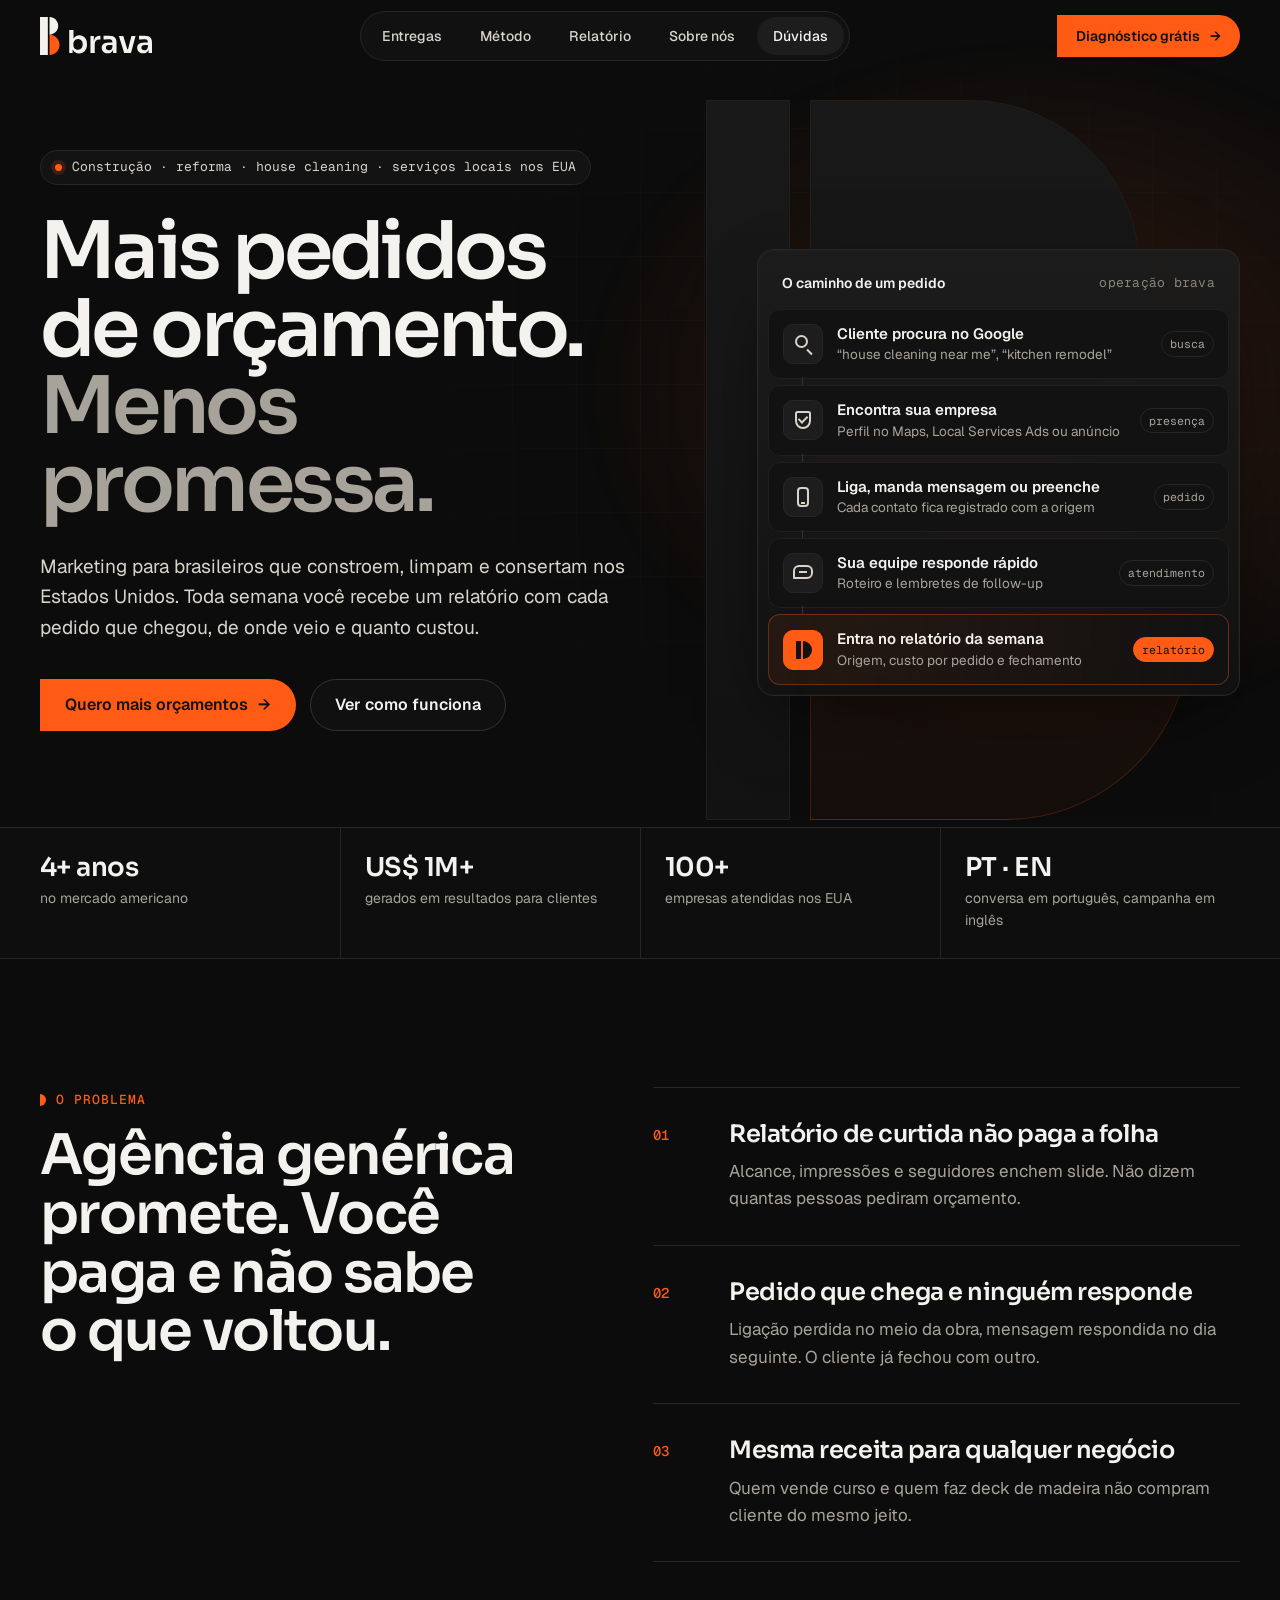
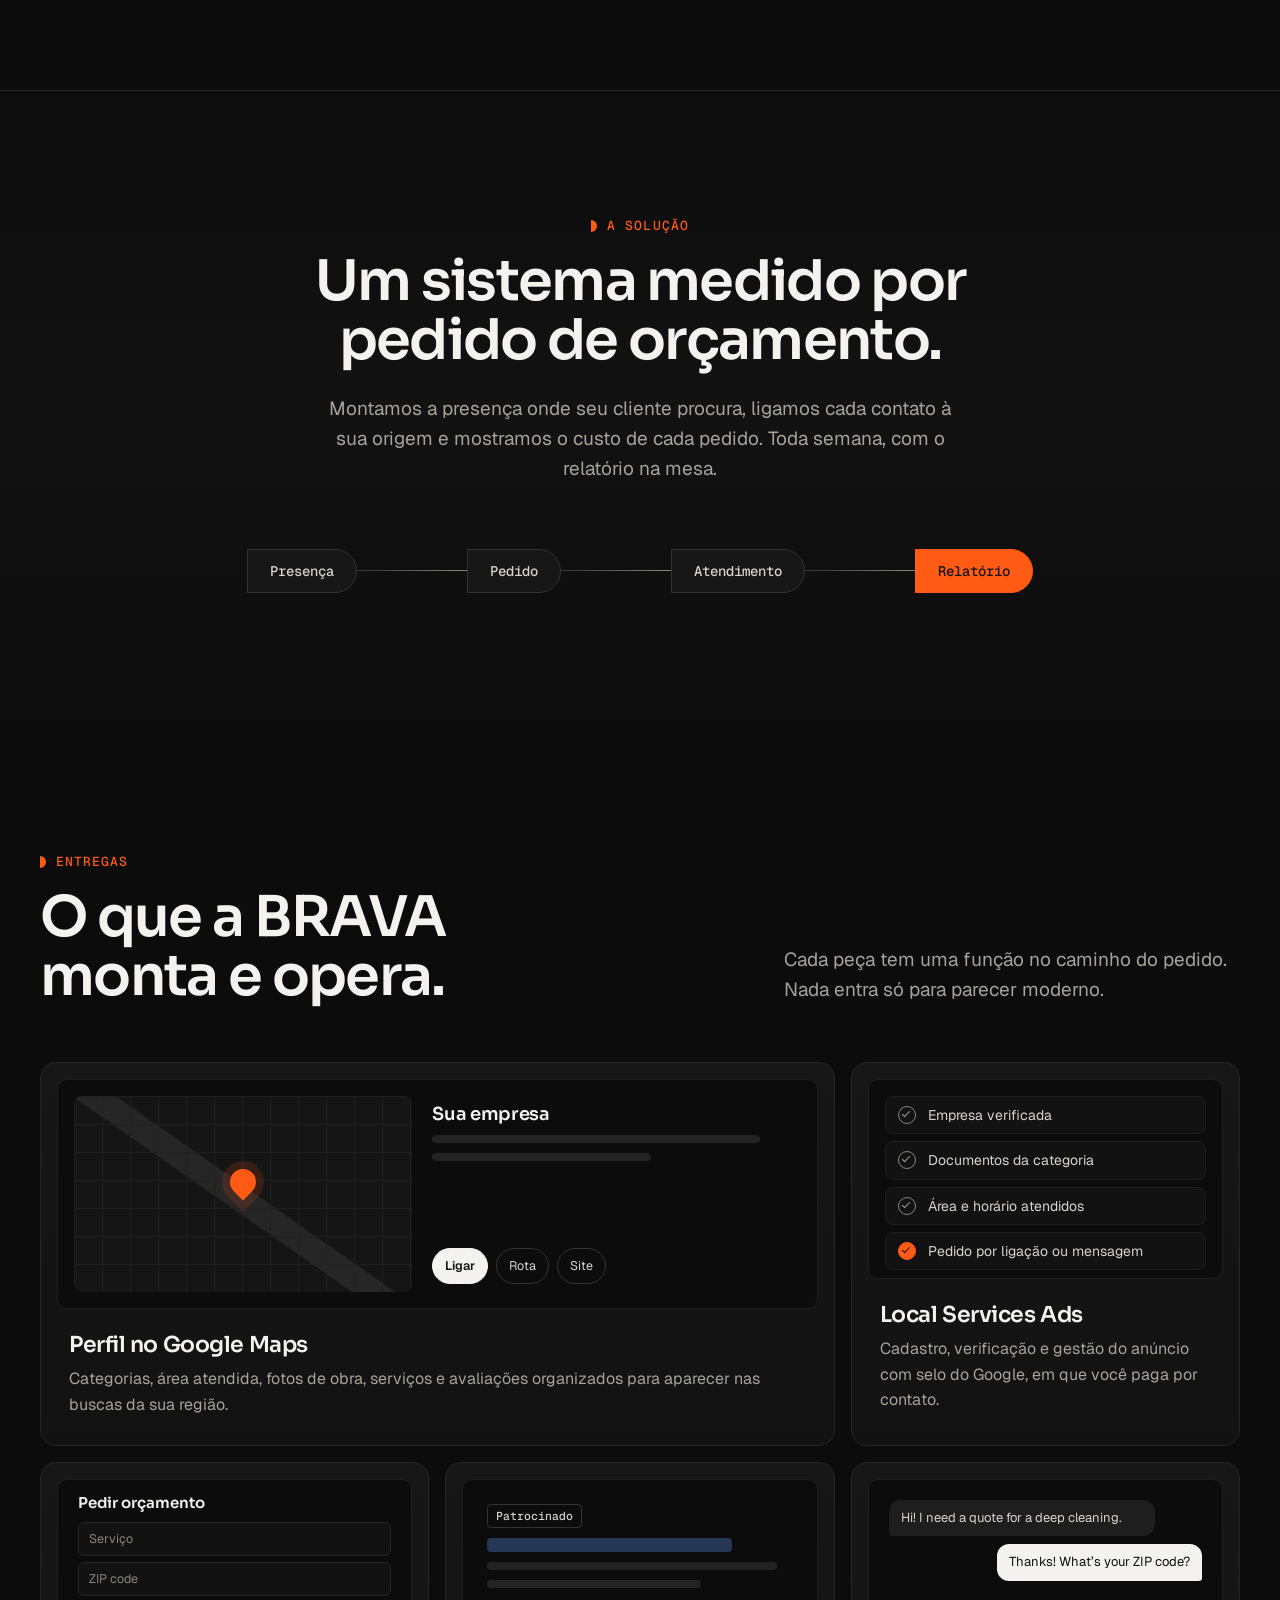
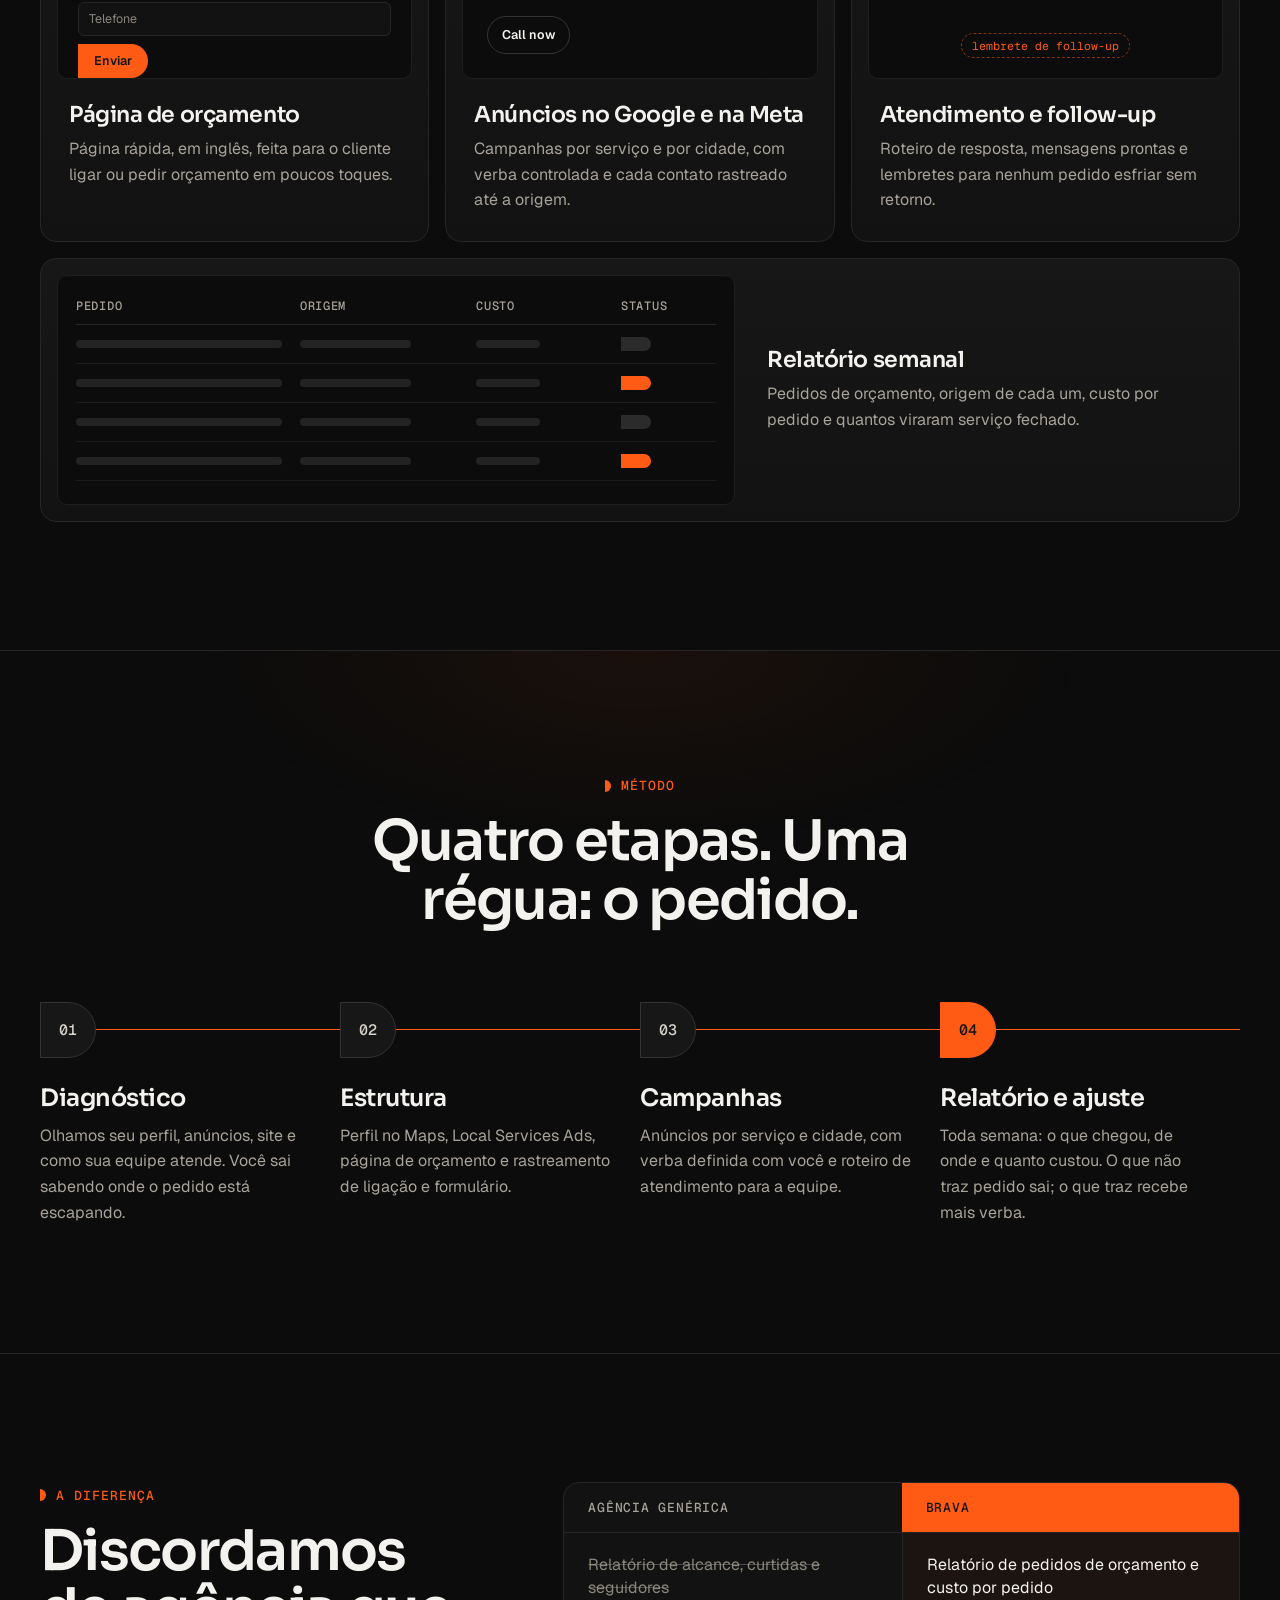
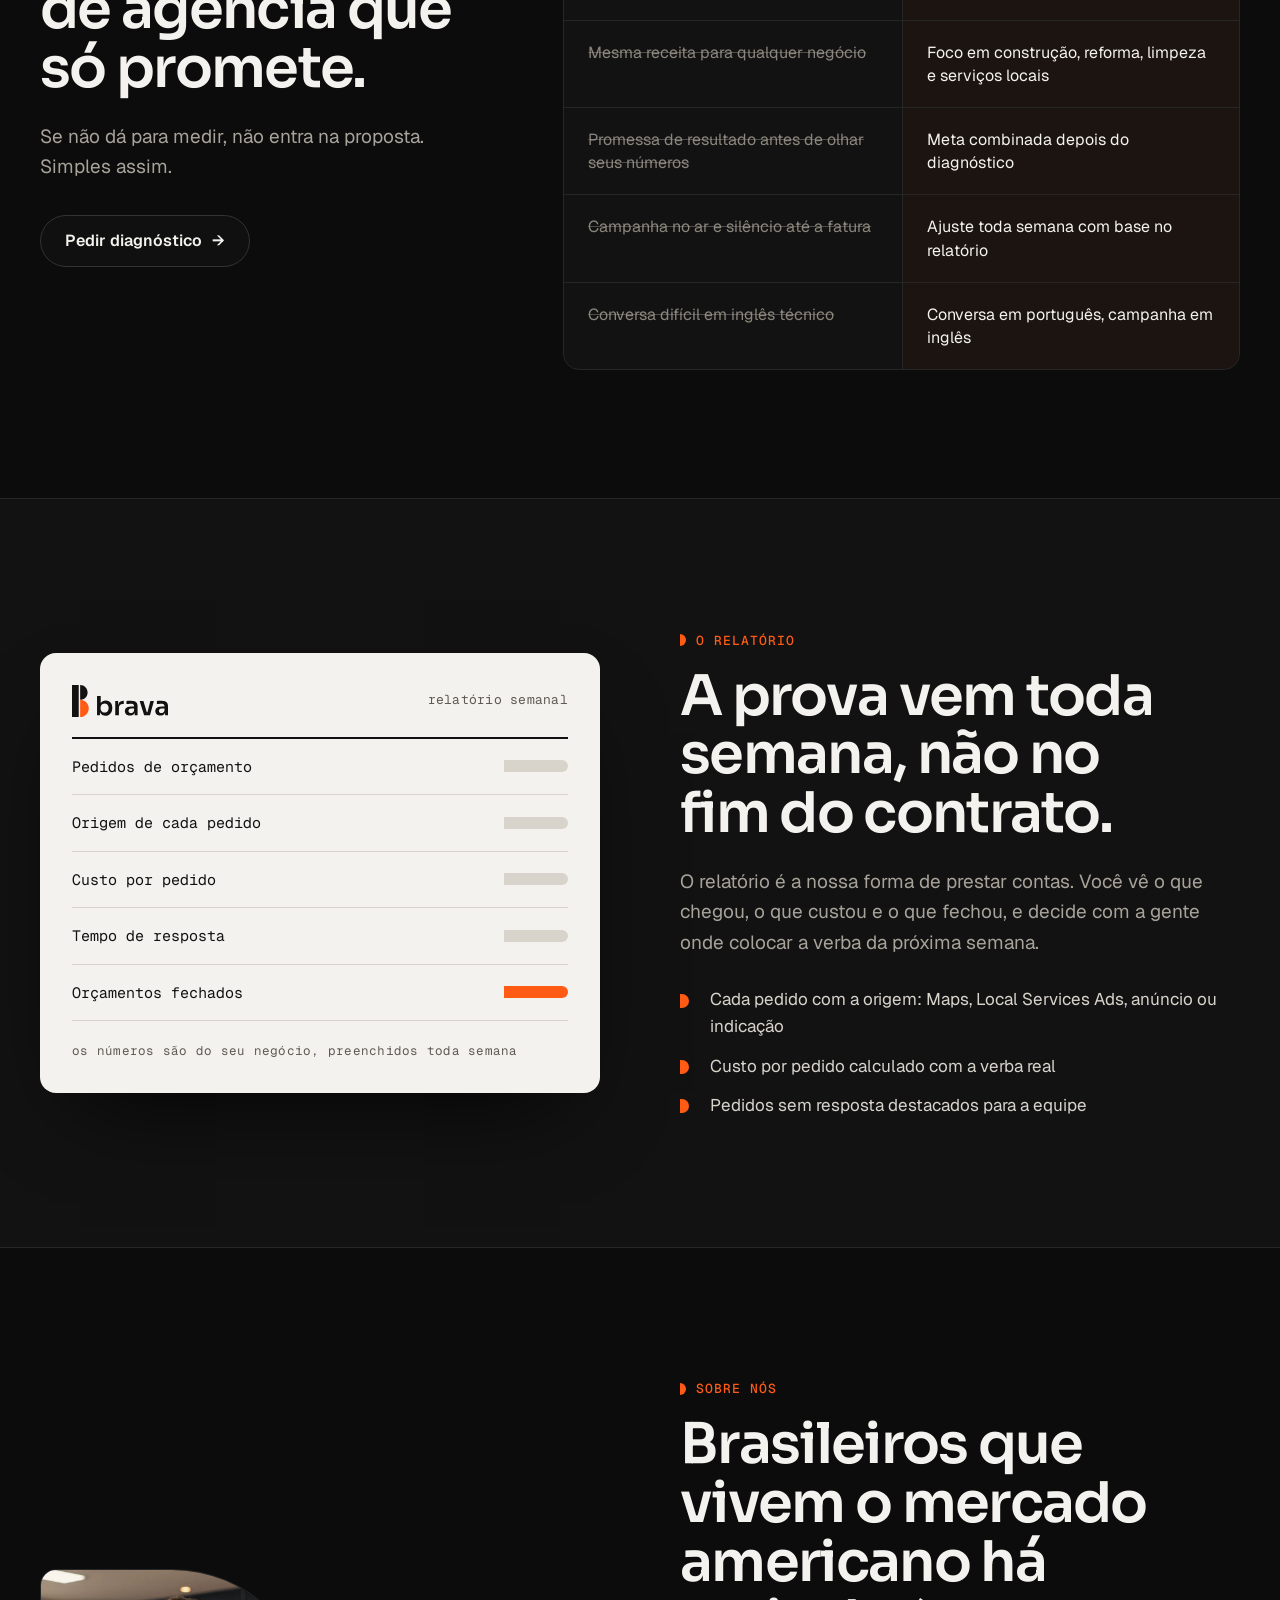
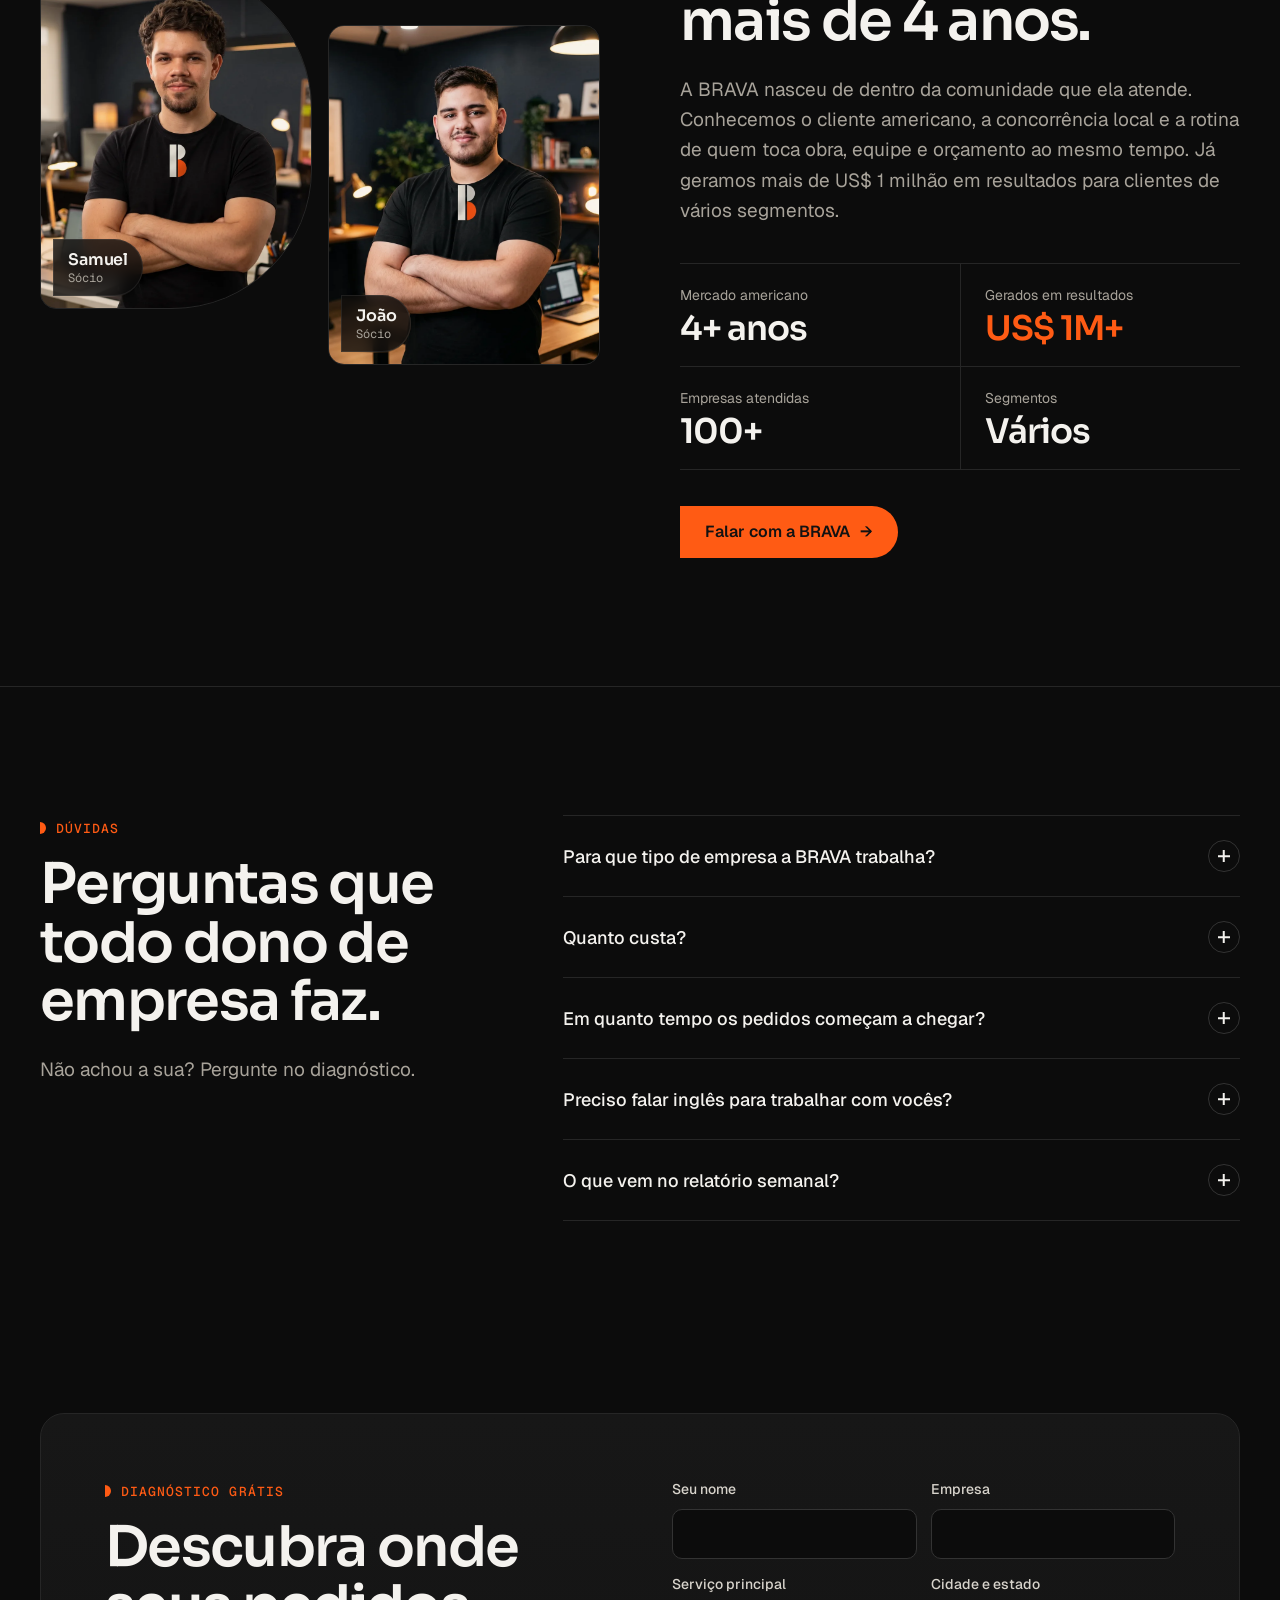
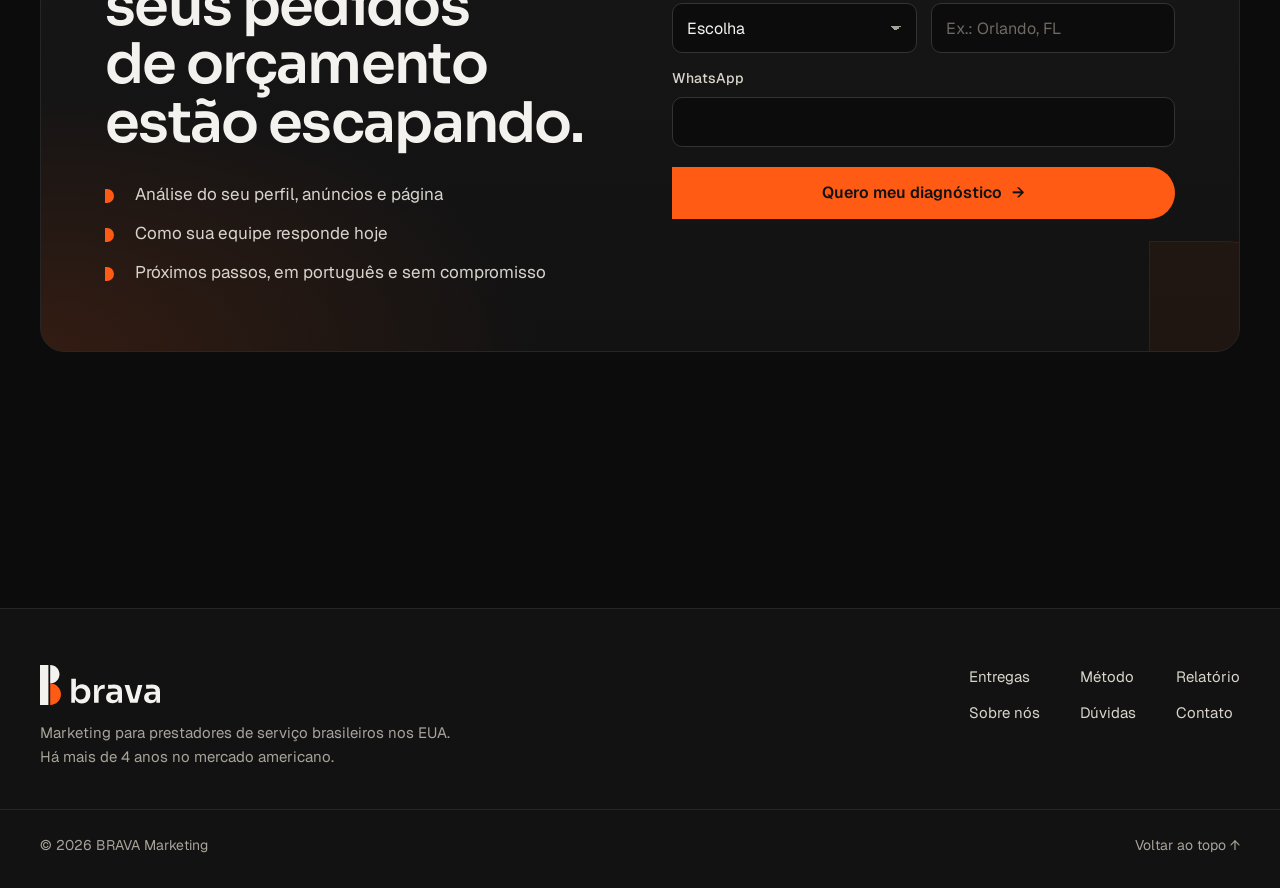
<file: index.html>
<!doctype html>
<html lang="pt-BR">
<head>
<meta charset="utf-8">
<meta name="viewport" content="width=device-width, initial-scale=1">
<title>BRAVA Marketing · pedidos de orçamento para prestadores de serviço nos EUA</title>
<meta name="description" content="Marketing para brasileiros com empresas de construção, reforma, house cleaning e serviços locais nos EUA. Toda semana, um relatório com cada pedido de orçamento, de onde veio e quanto custou.">
<meta name="theme-color" content="#0C0C0C">
<meta property="og:title" content="BRAVA Marketing">
<meta property="og:description" content="Mais pedidos de orçamento. Menos promessa.">
<meta property="og:type" content="website">
<meta property="og:image" content="img/og.png">
<link rel="icon" href="img/favicon.svg" type="image/svg+xml">
<link rel="preconnect" href="https://fonts.googleapis.com">
<link rel="preconnect" href="https://fonts.gstatic.com" crossorigin>
<link href="https://fonts.googleapis.com/css2?family=Sora:wght@500;600&family=Geist:wght@400;500;600&family=Geist+Mono:wght@400;500&display=swap" rel="stylesheet">
<link rel="stylesheet" href="css/estilo.css">
<script>document.documentElement.classList.add('js')</script>
</head>
<body>
<a class="pular" href="#conteudo">Pular para o conteúdo</a>

<header class="topo" id="topo">
  <div class="caixa topo__in">
    <a class="topo__logo" href="#inicio" aria-label="BRAVA, início"><img src="img/brava-logo.svg" alt="BRAVA" width="132" height="44"></a>
    <nav class="topo__nav" aria-label="Principal">
      <a href="#entregas">Entregas</a>
      <a href="#metodo">Método</a>
      <a href="#relatorio">Relatório</a>
      <a href="#sobre">Sobre nós</a>
      <a href="#duvidas">Dúvidas</a>
    </nav>
    <a class="btn btn--laranja btn--p" href="#contato">Diagnóstico grátis <span class="seta" aria-hidden="true">→</span></a>
  </div>
</header>

<main id="conteudo">

<!-- ABERTURA -->
<section class="hero" id="inicio">
  <div class="hero__fundo" aria-hidden="true">
    <span class="hero__grade"></span>
    <span class="hero__luz"></span>
    <span class="mod mod--haste" data-paralaxe="0.06"></span>
    <span class="mod mod--disco1" data-paralaxe="0.1"></span>
    <span class="mod mod--disco2" data-paralaxe="0.14"></span>
  </div>
  <div class="caixa hero__in">
    <div class="hero__texto">
      <p class="selo entra"><span class="selo__ponto"></span>Construção · reforma · house cleaning · serviços locais nos EUA</p>
      <h1 class="hero__titulo entra">Mais pedidos de orçamento.<br><span class="cinza">Menos promessa.</span></h1>
      <p class="hero__desc entra">Marketing para brasileiros que constroem, limpam e consertam nos Estados Unidos. Toda semana você recebe um relatório com cada pedido que chegou, de onde veio e quanto custou.</p>
      <div class="hero__acoes entra">
        <a class="btn btn--laranja" href="#contato">Quero mais orçamentos <span class="seta" aria-hidden="true">→</span></a>
        <a class="btn btn--linha" href="#metodo">Ver como funciona</a>
      </div>
    </div>

    <figure class="fluxo entra" aria-labelledby="fluxo-titulo">
      <figcaption class="fluxo__cab">
        <span id="fluxo-titulo">O caminho de um pedido</span>
        <span class="mono">operação brava</span>
      </figcaption>
      <ol class="fluxo__lista">
        <li><span class="fluxo__ic ic-busca" aria-hidden="true"></span><div><b>Cliente procura no Google</b><span>“house cleaning near me”, “kitchen remodel”</span></div><span class="fluxo__tag">busca</span></li>
        <li><span class="fluxo__ic ic-selo" aria-hidden="true"></span><div><b>Encontra sua empresa</b><span>Perfil no Maps, Local Services Ads ou anúncio</span></div><span class="fluxo__tag">presença</span></li>
        <li><span class="fluxo__ic ic-fone" aria-hidden="true"></span><div><b>Liga, manda mensagem ou preenche</b><span>Cada contato fica registrado com a origem</span></div><span class="fluxo__tag">pedido</span></li>
        <li><span class="fluxo__ic ic-resposta" aria-hidden="true"></span><div><b>Sua equipe responde rápido</b><span>Roteiro e lembretes de follow-up</span></div><span class="fluxo__tag">atendimento</span></li>
        <li class="fluxo__fim"><span class="fluxo__ic ic-relatorio" aria-hidden="true"></span><div><b>Entra no relatório da semana</b><span>Origem, custo por pedido e fechamento</span></div><span class="fluxo__tag fluxo__tag--on">relatório</span></li>
      </ol>
    </figure>
  </div>

  <div class="fatos">
    <ul class="caixa fatos__in" aria-label="Sobre a BRAVA">
      <li><b>4+ anos</b><span>no mercado americano</span></li>
      <li><b>US$ 1M+</b><span>gerados em resultados para clientes</span></li>
      <li><b>100+</b><span>empresas atendidas nos EUA</span></li>
      <li><b>PT · EN</b><span>conversa em português, campanha em inglês</span></li>
    </ul>
  </div>
</section>

<!-- PROBLEMA -->
<section class="secao problema" id="problema">
  <div class="caixa problema__in">
    <div class="problema__esq revela">
      <p class="rotulo">O problema</p>
      <h2 class="titulo">Agência genérica promete. Você paga e não sabe o que voltou.</h2>
    </div>
    <ol class="problema__lista">
      <li class="revela"><span class="num">01</span><div><h3>Relatório de curtida não paga a folha</h3><p>Alcance, impressões e seguidores enchem slide. Não dizem quantas pessoas pediram orçamento.</p></div></li>
      <li class="revela"><span class="num">02</span><div><h3>Pedido que chega e ninguém responde</h3><p>Ligação perdida no meio da obra, mensagem respondida no dia seguinte. O cliente já fechou com outro.</p></div></li>
      <li class="revela"><span class="num">03</span><div><h3>Mesma receita para qualquer negócio</h3><p>Quem vende curso e quem faz deck de madeira não compram cliente do mesmo jeito.</p></div></li>
    </ol>
  </div>
</section>

<!-- SOLUÇÃO -->
<section class="secao solucao" id="solucao">
  <div class="caixa solucao__in revela">
    <p class="rotulo rotulo--centro">A solução</p>
    <h2 class="titulo titulo--centro">Um sistema medido por pedido de orçamento.</h2>
    <p class="lead lead--centro">Montamos a presença onde seu cliente procura, ligamos cada contato à sua origem e mostramos o custo de cada pedido. Toda semana, com o relatório na mesa.</p>
  </div>
  <div class="caixa trilho revela" aria-hidden="true">
    <span class="trilho__peca">Presença</span>
    <span class="trilho__linha"></span>
    <span class="trilho__peca">Pedido</span>
    <span class="trilho__linha"></span>
    <span class="trilho__peca">Atendimento</span>
    <span class="trilho__linha"></span>
    <span class="trilho__peca trilho__peca--on">Relatório</span>
  </div>
</section>

<!-- ENTREGAS -->
<section class="secao entregas" id="entregas">
  <div class="caixa">
    <div class="cab-secao revela">
      <div>
        <p class="rotulo">Entregas</p>
        <h2 class="titulo">O que a BRAVA monta e opera.</h2>
      </div>
      <p class="lead">Cada peça tem uma função no caminho do pedido. Nada entra só para parecer moderno.</p>
    </div>

    <div class="bento">
      <article class="card card--g revela">
        <div class="card__vis vis-perfil" aria-hidden="true">
          <div class="vp__mapa"><span class="vp__pino"></span></div>
          <div class="vp__ficha">
            <span class="vp__nome">Sua empresa</span>
            <span class="vp__linha"></span><span class="vp__linha vp__linha--c"></span>
            <div class="vp__botoes"><span>Ligar</span><span>Rota</span><span>Site</span></div>
          </div>
        </div>
        <h3>Perfil no Google Maps</h3>
        <p>Categorias, área atendida, fotos de obra, serviços e avaliações organizados para aparecer nas buscas da sua região.</p>
      </article>

      <article class="card revela">
        <div class="card__vis vis-lsa" aria-hidden="true">
          <ul>
            <li><span class="ok"></span>Empresa verificada</li>
            <li><span class="ok"></span>Documentos da categoria</li>
            <li><span class="ok"></span>Área e horário atendidos</li>
            <li><span class="ok ok--on"></span>Pedido por ligação ou mensagem</li>
          </ul>
        </div>
        <h3>Local Services Ads</h3>
        <p>Cadastro, verificação e gestão do anúncio com selo do Google, em que você paga por contato.</p>
      </article>

      <article class="card revela">
        <div class="card__vis vis-site" aria-hidden="true">
          <span class="vs__titulo">Pedir orçamento</span>
          <span class="vs__campo">Serviço</span>
          <span class="vs__campo">ZIP code</span>
          <span class="vs__campo">Telefone</span>
          <span class="vs__btn">Enviar</span>
        </div>
        <h3>Página de orçamento</h3>
        <p>Página rápida, em inglês, feita para o cliente ligar ou pedir orçamento em poucos toques.</p>
      </article>

      <article class="card revela">
        <div class="card__vis vis-anuncio" aria-hidden="true">
          <span class="va__tag">Patrocinado</span>
          <span class="va__titulo"></span>
          <span class="va__linha"></span>
          <span class="va__linha va__linha--c"></span>
          <span class="va__cta">Call now</span>
        </div>
        <h3>Anúncios no Google e na Meta</h3>
        <p>Campanhas por serviço e por cidade, com verba controlada e cada contato rastreado até a origem.</p>
      </article>

      <article class="card revela">
        <div class="card__vis vis-chat" aria-hidden="true">
          <span class="vc__b vc__b--in">Hi! I need a quote for a deep cleaning.</span>
          <span class="vc__b vc__b--out">Thanks! What’s your ZIP code?</span>
          <span class="vc__lembrete">lembrete de follow-up</span>
        </div>
        <h3>Atendimento e follow-up</h3>
        <p>Roteiro de resposta, mensagens prontas e lembretes para nenhum pedido esfriar sem retorno.</p>
      </article>

      <article class="card card--g card--rel revela">
        <div class="card__vis vis-rel" aria-hidden="true">
          <div class="vr__cab"><span>Pedido</span><span>Origem</span><span>Custo</span><span>Status</span></div>
          <div class="vr__lin"><span></span><span></span><span></span><span class="vr__st"></span></div>
          <div class="vr__lin"><span></span><span></span><span></span><span class="vr__st vr__st--on"></span></div>
          <div class="vr__lin"><span></span><span></span><span></span><span class="vr__st"></span></div>
          <div class="vr__lin"><span></span><span></span><span></span><span class="vr__st vr__st--on"></span></div>
        </div>
        <h3>Relatório semanal</h3>
        <p>Pedidos de orçamento, origem de cada um, custo por pedido e quantos viraram serviço fechado.</p>
      </article>
    </div>
  </div>
</section>

<!-- MÉTODO -->
<section class="secao metodo" id="metodo">
  <div class="caixa">
    <div class="cab-secao cab-secao--centro revela">
      <p class="rotulo rotulo--centro">Método</p>
      <h2 class="titulo titulo--centro">Quatro etapas. Uma régua: o pedido.</h2>
    </div>
    <ol class="etapas">
      <li class="etapa revela">
        <span class="etapa__num">01</span>
        <h3>Diagnóstico</h3>
        <p>Olhamos seu perfil, anúncios, site e como sua equipe atende. Você sai sabendo onde o pedido está escapando.</p>
      </li>
      <li class="etapa revela">
        <span class="etapa__num">02</span>
        <h3>Estrutura</h3>
        <p>Perfil no Maps, Local Services Ads, página de orçamento e rastreamento de ligação e formulário.</p>
      </li>
      <li class="etapa revela">
        <span class="etapa__num">03</span>
        <h3>Campanhas</h3>
        <p>Anúncios por serviço e cidade, com verba definida com você e roteiro de atendimento para a equipe.</p>
      </li>
      <li class="etapa etapa--on revela">
        <span class="etapa__num">04</span>
        <h3>Relatório e ajuste</h3>
        <p>Toda semana: o que chegou, de onde e quanto custou. O que não traz pedido sai; o que traz recebe mais verba.</p>
      </li>
    </ol>
  </div>
</section>

<!-- COMPARAÇÃO -->
<section class="secao compara" id="diferenca">
  <div class="caixa compara__in">
    <div class="compara__esq revela">
      <p class="rotulo">A diferença</p>
      <h2 class="titulo">Discordamos de agência que só promete.</h2>
      <p class="lead">Se não dá para medir, não entra na proposta. Simples assim.</p>
      <a class="btn btn--linha" href="#contato">Pedir diagnóstico <span class="seta" aria-hidden="true">→</span></a>
    </div>
    <div class="tabela revela" role="table" aria-label="Agência genérica comparada com a BRAVA">
      <div class="tabela__cab" role="row"><span role="columnheader">Agência genérica</span><span role="columnheader">BRAVA</span></div>
      <div class="tabela__lin" role="row"><span role="cell">Relatório de alcance, curtidas e seguidores</span><span role="cell">Relatório de pedidos de orçamento e custo por pedido</span></div>
      <div class="tabela__lin" role="row"><span role="cell">Mesma receita para qualquer negócio</span><span role="cell">Foco em construção, reforma, limpeza e serviços locais</span></div>
      <div class="tabela__lin" role="row"><span role="cell">Promessa de resultado antes de olhar seus números</span><span role="cell">Meta combinada depois do diagnóstico</span></div>
      <div class="tabela__lin" role="row"><span role="cell">Campanha no ar e silêncio até a fatura</span><span role="cell">Ajuste toda semana com base no relatório</span></div>
      <div class="tabela__lin" role="row"><span role="cell">Conversa difícil em inglês técnico</span><span role="cell">Conversa em português, campanha em inglês</span></div>
    </div>
  </div>
</section>

<!-- RELATÓRIO -->
<section class="secao relatorio" id="relatorio">
  <div class="caixa relatorio__in">
    <div class="relatorio__doc revela" aria-hidden="true">
      <div class="doc__cab">
        <img src="img/brava-logo-claro.svg" alt="" width="96" height="32">
        <span class="mono">relatório semanal</span>
      </div>
      <div class="doc__linhas">
        <div><span>Pedidos de orçamento</span><i></i></div>
        <div><span>Origem de cada pedido</span><i></i></div>
        <div><span>Custo por pedido</span><i></i></div>
        <div><span>Tempo de resposta</span><i></i></div>
        <div class="doc__on"><span>Orçamentos fechados</span><i></i></div>
      </div>
      <p class="doc__nota mono">os números são do seu negócio, preenchidos toda semana</p>
    </div>
    <div class="relatorio__texto revela">
      <p class="rotulo">O relatório</p>
      <h2 class="titulo">A prova vem toda semana, não no fim do contrato.</h2>
      <p class="lead">O relatório é a nossa forma de prestar contas. Você vê o que chegou, o que custou e o que fechou, e decide com a gente onde colocar a verba da próxima semana.</p>
      <ul class="lista-check">
        <li>Cada pedido com a origem: Maps, Local Services Ads, anúncio ou indicação</li>
        <li>Custo por pedido calculado com a verba real</li>
        <li>Pedidos sem resposta destacados para a equipe</li>
      </ul>
    </div>
  </div>
</section>

<!-- SOBRE NÓS -->
<section class="secao sobre" id="sobre">
  <div class="caixa sobre__in">
    <div class="sobre__fotos revela">
      <figure class="pessoa pessoa--a">
        <img src="img/samuel.webp" alt="Samuel, sócio da BRAVA, de braços cruzados com a camiseta da marca" width="880" height="1092" loading="lazy" decoding="async">
        <figcaption><b>Samuel</b><span>Sócio</span></figcaption>
      </figure>
      <figure class="pessoa pessoa--b">
        <img src="img/joao.webp" alt="João, sócio da BRAVA, de braços cruzados com a camiseta da marca" width="880" height="1092" loading="lazy" decoding="async">
        <figcaption><b>João</b><span>Sócio</span></figcaption>
      </figure>
    </div>
    <div class="sobre__texto revela">
      <p class="rotulo">Sobre nós</p>
      <h2 class="titulo">Brasileiros que vivem o mercado americano há mais de 4 anos.</h2>
      <p class="lead">A BRAVA nasceu de dentro da comunidade que ela atende. Conhecemos o cliente americano, a concorrência local e a rotina de quem toca obra, equipe e orçamento ao mesmo tempo. Já geramos mais de US$ 1 milhão em resultados para clientes de vários segmentos.</p>
      <dl class="numeros">
        <div><dt>Mercado americano</dt><dd>4+ anos</dd></div>
        <div><dt>Gerados em resultados</dt><dd class="numeros__on">US$ 1M+</dd></div>
        <div><dt>Empresas atendidas</dt><dd>100+</dd></div>
        <div><dt>Segmentos</dt><dd>Vários</dd></div>
      </dl>
      <a class="btn btn--laranja" href="#contato">Falar com a BRAVA <span class="seta" aria-hidden="true">→</span></a>
    </div>
  </div>
</section>

<!-- CASOS (só aparece com casos reais no config.js) -->
<section class="secao casos" id="casos" hidden>
  <div class="caixa">
    <div class="cab-secao revela">
      <div>
        <p class="rotulo">Casos</p>
        <h2 class="titulo">Números de clientes, com autorização.</h2>
      </div>
    </div>
    <div class="casos__grade" id="casos-grade"></div>
  </div>
</section>

<!-- DÚVIDAS -->
<section class="secao duvidas" id="duvidas">
  <div class="caixa duvidas__in">
    <div class="duvidas__esq revela">
      <p class="rotulo">Dúvidas</p>
      <h2 class="titulo">Perguntas que todo dono de empresa faz.</h2>
      <p class="lead">Não achou a sua? Pergunte no diagnóstico.</p>
    </div>
    <div class="acordeao revela">
      <div class="ac">
        <h3><button class="ac__btn" aria-expanded="false" aria-controls="r1" id="p1">Para que tipo de empresa a BRAVA trabalha?<span class="ac__ic" aria-hidden="true"></span></button></h3>
        <div class="ac__corpo" id="r1" role="region" aria-labelledby="p1"><div><p>Para prestadores de serviço locais nos EUA: construção, reforma, house cleaning e outros serviços em que o cliente pede orçamento antes de contratar.</p></div></div>
      </div>
      <div class="ac">
        <h3><button class="ac__btn" aria-expanded="false" aria-controls="r2" id="p2">Quanto custa?<span class="ac__ic" aria-hidden="true"></span></button></h3>
        <div class="ac__corpo" id="r2" role="region" aria-labelledby="p2"><div><p>Depende dos serviços, das cidades atendidas e da verba de anúncio. Depois do diagnóstico você recebe uma proposta com valor fechado e a verba separada.</p></div></div>
      </div>
      <div class="ac">
        <h3><button class="ac__btn" aria-expanded="false" aria-controls="r3" id="p3">Em quanto tempo os pedidos começam a chegar?<span class="ac__ic" aria-hidden="true"></span></button></h3>
        <div class="ac__corpo" id="r3" role="region" aria-labelledby="p3"><div><p>Depende do ponto de partida. Anúncios podem gerar contatos logo depois de entrar no ar; a verificação do Local Services Ads e o ganho de posição no Maps levam mais tempo. No diagnóstico mostramos o prazo provável para o seu caso.</p></div></div>
      </div>
      <div class="ac">
        <h3><button class="ac__btn" aria-expanded="false" aria-controls="r4" id="p4">Preciso falar inglês para trabalhar com vocês?<span class="ac__ic" aria-hidden="true"></span></button></h3>
        <div class="ac__corpo" id="r4" role="region" aria-labelledby="p4"><div><p>Não. A conversa com a BRAVA é em português. Anúncios, perfil e página falam inglês com o seu cliente.</p></div></div>
      </div>
      <div class="ac">
        <h3><button class="ac__btn" aria-expanded="false" aria-controls="r5" id="p5">O que vem no relatório semanal?<span class="ac__ic" aria-hidden="true"></span></button></h3>
        <div class="ac__corpo" id="r5" role="region" aria-labelledby="p5"><div><p>Quantos pedidos de orçamento chegaram, de onde veio cada um, quanto custou cada pedido e quantos viraram serviço fechado, com o que vamos ajustar na semana seguinte.</p></div></div>
      </div>
    </div>
  </div>
</section>

<!-- CONTATO -->
<section class="secao contato" id="contato">
  <div class="caixa">
    <div class="contato__bloco">
      <span class="contato__mod" aria-hidden="true"></span>
      <div class="contato__texto revela">
        <p class="rotulo">Diagnóstico grátis</p>
        <h2 class="titulo">Descubra onde seus pedidos de orçamento estão escapando.</h2>
        <ul class="lista-check">
          <li>Análise do seu perfil, anúncios e página</li>
          <li>Como sua equipe responde hoje</li>
          <li>Próximos passos, em português e sem compromisso</li>
        </ul>
      </div>
      <form class="form revela" id="form" novalidate>
        <div class="campo"><label for="f-nome">Seu nome</label><input id="f-nome" name="nome" autocomplete="name" required></div>
        <div class="campo"><label for="f-empresa">Empresa</label><input id="f-empresa" name="empresa" autocomplete="organization" required></div>
        <div class="campo"><label for="f-servico">Serviço principal</label>
          <select id="f-servico" name="servico" required>
            <option value="">Escolha</option>
            <option>Construção</option>
            <option>Reforma</option>
            <option>House cleaning</option>
            <option>Outro serviço local</option>
          </select>
        </div>
        <div class="campo"><label for="f-cidade">Cidade e estado</label><input id="f-cidade" name="cidade" autocomplete="address-level2" placeholder="Ex.: Orlando, FL" required></div>
        <div class="campo campo--l"><label for="f-tel">WhatsApp</label><input id="f-tel" name="telefone" type="tel" autocomplete="tel" inputmode="tel" required></div>
        <button class="btn btn--laranja btn--cheio" type="submit">Quero meu diagnóstico <span class="seta" aria-hidden="true">→</span></button>
        <p class="form__msg" id="form-msg" role="status" aria-live="polite"></p>
      </form>
    </div>
  </div>
</section>

</main>

<footer class="rodape">
  <div class="caixa rodape__in">
    <div class="rodape__marca">
      <img src="img/brava-logo.svg" alt="BRAVA" width="120" height="40">
      <p>Marketing para prestadores de serviço brasileiros nos EUA. Há mais de 4 anos no mercado americano.</p>
    </div>
    <nav class="rodape__nav" aria-label="Rodapé">
      <a href="#entregas">Entregas</a>
      <a href="#metodo">Método</a>
      <a href="#relatorio">Relatório</a>
      <a href="#sobre">Sobre nós</a>
      <a href="#duvidas">Dúvidas</a>
      <a href="#contato">Contato</a>
      <a href="" id="link-ig" hidden target="_blank" rel="noopener">Instagram</a>
    </nav>
  </div>
  <div class="caixa rodape__base">
    <span>© <span id="ano">2026</span> BRAVA Marketing</span>
    <a href="#inicio">Voltar ao topo ↑</a>
  </div>
</footer>

<script src="js/config.js"></script>
<script src="js/app.js"></script>
</body>
</html>
</file>
<file: css/estilo.css>
/* BRAVA · landing B modular */
:root{
  --preto:#0C0C0C;
  --grafite:#121212;
  --sup:#171717;
  --sup2:#1D1D1D;
  --borda:#262626;
  --borda2:#333;
  --creme:#F4F2EE;
  --pedra:#D8D4CC;
  --cinza:#A8A39A;
  --cinza2:#8A857C;
  --laranja:#FF5B14;
  --laranja-esc:#E64A06;
  --raio:16px;
  --caixa:1200px;
  --t-tit:'Sora',system-ui,sans-serif;
  --t-txt:'Geist',system-ui,sans-serif;
  --t-mono:'Geist Mono',ui-monospace,monospace;
  --ease:cubic-bezier(.2,.7,.2,1);
}
*,*::before,*::after{box-sizing:border-box}
html{scroll-behavior:smooth;scroll-padding-top:84px;-webkit-text-size-adjust:100%}
body{margin:0;background:var(--preto);color:var(--creme);font:400 17px/1.6 var(--t-txt);-webkit-font-smoothing:antialiased;overflow-x:hidden}
img{max-width:100%;display:block}
a{color:inherit}
h1,h2,h3{margin:0;font-family:var(--t-tit);font-weight:600;letter-spacing:-.03em;line-height:1.05;text-wrap:balance}
p{margin:0}
ul,ol{margin:0;padding:0;list-style:none}
:focus-visible{outline:2px solid var(--laranja);outline-offset:3px;border-radius:4px}
.caixa{width:100%;max-width:calc(var(--caixa) + 80px);margin:0 auto;padding:0 40px}
.mono{font-family:var(--t-mono);font-size:13px;letter-spacing:.02em}
.cinza{color:var(--cinza)}
.pular{position:absolute;left:16px;top:-60px;z-index:100;background:var(--creme);color:var(--preto);padding:10px 16px;border-radius:8px;font-weight:600;text-decoration:none}
.pular:focus{top:12px}

/* botões */
.btn{display:inline-flex;align-items:center;justify-content:center;gap:10px;min-height:52px;padding:0 24px;border-radius:0 999px 999px 0;font:600 16px/1 var(--t-txt);text-decoration:none;border:1px solid transparent;cursor:pointer;transition:background .25s var(--ease),border-color .25s var(--ease),color .25s var(--ease),transform .25s var(--ease)}
.btn .seta{display:inline-block;transition:transform .25s var(--ease)}
.btn:hover .seta{transform:translateX(4px)}
.btn--laranja{background:var(--laranja);color:#121212}
.btn--laranja:hover{background:#FF7334}
.btn--linha{border-color:var(--borda2);color:var(--creme);border-radius:999px;background:rgba(255,255,255,.02)}
.btn--linha:hover{border-color:var(--cinza2);background:rgba(255,255,255,.06)}
.btn--p{min-height:42px;padding:0 18px;font-size:14px}
.btn--cheio{width:100%;grid-column:1/-1}

/* rótulos e títulos */
.rotulo{display:inline-flex;align-items:center;gap:10px;font:500 13px/1 var(--t-mono);letter-spacing:.08em;text-transform:uppercase;color:var(--laranja);margin-bottom:20px}
.rotulo::before{content:"";width:6px;height:12px;background:var(--laranja);border-radius:0 6px 6px 0}
.rotulo--centro{display:flex;justify-content:center}
.titulo{font-size:clamp(34px,4.4vw,56px);max-width:16ch}
.titulo--centro{margin:0 auto;text-align:center;max-width:20ch}
.lead{font-size:19px;line-height:1.6;color:var(--cinza);max-width:36em}
.lead--centro{margin:24px auto 0;text-align:center;max-width:34em}
.secao{padding:128px 0;position:relative}
.cab-secao{display:flex;justify-content:space-between;align-items:flex-end;gap:40px;margin-bottom:56px}
.cab-secao .lead{max-width:24em}
.cab-secao--centro{display:block;text-align:center}
.lista-check{display:grid;gap:12px;margin-top:28px}
.lista-check li{position:relative;padding-left:30px;color:var(--pedra)}
.lista-check li::before{content:"";position:absolute;left:0;top:.45em;width:9px;height:14px;background:var(--laranja);border-radius:0 7px 7px 0}

/* cabeçalho */
.topo{position:fixed;inset:0 0 auto;z-index:50;transition:background .3s,border-color .3s,backdrop-filter .3s;border-bottom:1px solid transparent}
.topo.rolou{background:rgba(12,12,12,.78);backdrop-filter:blur(14px);-webkit-backdrop-filter:blur(14px);border-color:var(--borda)}
.topo__in{display:flex;align-items:center;justify-content:space-between;gap:24px;height:72px}
.topo__logo img{width:112px;height:auto}
.topo__nav{display:flex;gap:6px;padding:5px;border:1px solid var(--borda);border-radius:999px;background:rgba(23,23,23,.6)}
.topo__nav a{padding:8px 16px;border-radius:999px;font-size:14px;font-weight:500;color:var(--pedra);text-decoration:none;transition:background .2s,color .2s}
.topo__nav a:hover,.topo__nav a.ativo{background:var(--sup2);color:var(--creme)}

/* abertura */
.hero{position:relative;padding:150px 0 0;overflow:hidden;isolation:isolate}
.hero__fundo{position:absolute;inset:0;z-index:-1;pointer-events:none}
.hero__grade{position:absolute;inset:0;background-image:linear-gradient(var(--borda) 1px,transparent 1px),linear-gradient(90deg,var(--borda) 1px,transparent 1px);background-size:64px 64px;opacity:.35;-webkit-mask-image:radial-gradient(ellipse 60% 55% at 70% 40%,#000 0%,transparent 75%);mask-image:radial-gradient(ellipse 60% 55% at 70% 40%,#000 0%,transparent 75%)}
.hero__luz{position:absolute;width:900px;height:700px;right:-200px;top:40px;background:radial-gradient(closest-side,rgba(255,91,20,.16),rgba(255,91,20,0));filter:blur(10px)}
.mod{position:absolute;display:block;background:linear-gradient(180deg,#191919,#121212);border:1px solid #1F1F1F}
.mod--haste{width:84px;height:720px;right:calc(50% - 150px);top:100px}
.mod--disco1{width:330px;height:340px;right:calc(50% - 500px);top:100px;border-radius:0 330px 330px 0}
.mod--disco2{width:380px;height:370px;right:calc(50% - 550px);top:450px;border-radius:0 300px 300px 0;background:linear-gradient(180deg,rgba(255,91,20,.16),rgba(255,91,20,.03));border-color:rgba(255,91,20,.2)}
.hero__in{display:grid;grid-template-columns:minmax(0,1.15fr) minmax(0,.85fr);gap:64px;align-items:center;padding-bottom:96px}
.selo{display:inline-flex;align-items:center;gap:10px;padding:8px 14px;border:1px solid var(--borda);border-radius:999px;background:rgba(23,23,23,.7);font:400 13px/1.3 var(--t-mono);color:var(--pedra)}
.selo__ponto{width:7px;height:7px;border-radius:50%;background:var(--laranja);box-shadow:0 0 0 4px rgba(255,91,20,.15);flex:none}
.hero__titulo{margin-top:28px;font-size:clamp(44px,6.2vw,84px);letter-spacing:-.045em;line-height:.98;max-width:12ch}
.hero__desc{margin-top:28px;font-size:19px;line-height:1.6;color:var(--pedra);max-width:31em}
.hero__acoes{display:flex;flex-wrap:wrap;gap:14px;margin-top:36px}

.fluxo{margin:0;background:linear-gradient(180deg,rgba(29,29,29,.92),rgba(18,18,18,.92));border:1px solid var(--borda);border-radius:var(--raio);padding:10px;box-shadow:0 30px 80px -30px rgba(0,0,0,.8),0 0 0 1px rgba(255,255,255,.02) inset;backdrop-filter:blur(6px)}
.fluxo__cab{display:flex;justify-content:space-between;align-items:center;padding:12px 14px 14px;font-size:14px;font-weight:600;color:var(--creme)}
.fluxo__cab .mono{color:var(--cinza2);font-weight:400}
.fluxo__lista{display:grid;gap:6px;counter-reset:f}
.fluxo__lista li{position:relative;display:grid;grid-template-columns:40px minmax(0,1fr) auto;gap:14px;align-items:center;padding:14px;border-radius:12px;background:var(--grafite);border:1px solid #1F1F1F}
.fluxo__lista li:not(:last-child)::after{content:"";position:absolute;left:33px;bottom:-7px;width:1px;height:8px;background:var(--borda2)}
.fluxo__lista b{display:block;font-size:15px;font-weight:600;line-height:1.3}
.fluxo__lista div span{display:block;font-size:13.5px;color:var(--cinza);line-height:1.4;margin-top:2px}
.fluxo__tag{font:400 11.5px/1 var(--t-mono);color:var(--cinza);padding:6px 8px;border:1px solid var(--borda);border-radius:999px;white-space:nowrap}
.fluxo__tag--on{color:#121212;background:var(--laranja);border-color:var(--laranja)}
.fluxo__fim{border-color:rgba(255,91,20,.35)!important;background:linear-gradient(90deg,rgba(255,91,20,.08),var(--grafite))!important}
.fluxo__ic{width:40px;height:40px;border-radius:10px;background:var(--sup2);border:1px solid var(--borda);position:relative}
.fluxo__ic::before,.fluxo__ic::after{content:"";position:absolute}
.ic-busca::before{width:13px;height:13px;border:2px solid var(--pedra);border-radius:50%;left:11px;top:10px}
.ic-busca::after{width:7px;height:2px;background:var(--pedra);left:22px;top:26px;transform:rotate(45deg)}
.ic-selo::before{width:16px;height:18px;left:11px;top:10px;border:2px solid var(--pedra);border-radius:3px 3px 9px 9px}
.ic-selo::after{width:6px;height:9px;left:16px;top:13px;border:solid var(--pedra);border-width:0 2px 2px 0;transform:rotate(45deg)}
.ic-fone::before{width:12px;height:20px;left:13px;top:9px;border:2px solid var(--pedra);border-radius:4px}
.ic-fone::after{width:4px;height:2px;left:17px;top:24px;background:var(--pedra)}
.ic-resposta::before{width:20px;height:14px;left:9px;top:11px;border:2px solid var(--pedra);border-radius:6px 6px 6px 1px}
.ic-resposta::after{width:8px;height:2px;left:15px;top:17px;background:var(--pedra);box-shadow:0 0 0 0 var(--pedra)}
.ic-relatorio{background:var(--laranja);border-color:var(--laranja)}
.ic-relatorio::before{width:5px;height:18px;left:12px;top:10px;background:#121212}
.ic-relatorio::after{width:9px;height:18px;left:19px;top:10px;background:#121212;border-radius:0 9px 9px 0}

.fatos{border-top:1px solid var(--borda);border-bottom:1px solid var(--borda);background:rgba(18,18,18,.6)}
.fatos__in{display:grid;grid-template-columns:repeat(4,minmax(0,1fr))}
.fatos__in li{padding:26px 24px;display:flex;flex-direction:column;gap:4px;border-left:1px solid var(--borda)}
.fatos__in li:first-child{border-left:0;padding-left:0}
.fatos__in b{font:600 26px/1.1 var(--t-tit);letter-spacing:-.02em}
.fatos__in span{font-size:14px;color:var(--cinza)}

/* problema */
.problema__in{display:grid;grid-template-columns:minmax(0,1fr) minmax(0,1.1fr);gap:80px;align-items:start}
.problema__esq{position:sticky;top:120px}
.problema__lista li{display:grid;grid-template-columns:56px minmax(0,1fr);gap:20px;padding:32px 0;border-top:1px solid var(--borda)}
.problema__lista li:last-child{border-bottom:1px solid var(--borda)}
.num{font:500 14px/1.6 var(--t-mono);color:var(--laranja);padding-top:4px}
.problema__lista h3{font-size:24px;letter-spacing:-.02em;line-height:1.2}
.problema__lista p{margin-top:10px;color:var(--cinza)}

/* solução */
.solucao{background:linear-gradient(180deg,var(--preto),var(--grafite) 50%,var(--preto));border-top:1px solid var(--borda)}
.solucao__in{text-align:center}
.trilho{display:flex;align-items:center;justify-content:center;gap:0;margin-top:64px}
.trilho__peca{padding:14px 22px;border:1px solid var(--borda2);border-radius:0 999px 999px 0;font:500 14px/1 var(--t-mono);color:var(--pedra);background:var(--sup);white-space:nowrap}
.trilho__peca--on{background:var(--laranja);border-color:var(--laranja);color:#121212}
.trilho__linha{flex:1 1 0;max-width:110px;height:1px;background:linear-gradient(90deg,var(--borda2),var(--cinza2))}

/* entregas */
.bento{display:grid;grid-template-columns:repeat(3,minmax(0,1fr));gap:16px}
.card{position:relative;display:flex;flex-direction:column;padding:16px 16px 28px;border:1px solid var(--borda);border-radius:var(--raio);background:linear-gradient(180deg,var(--sup),var(--grafite));transition:transform .35s var(--ease),border-color .35s var(--ease),box-shadow .35s var(--ease)}
.card:hover{transform:translateY(-4px);border-color:#3A3A3A;box-shadow:0 24px 50px -30px rgba(0,0,0,.9)}
.card h3{font-size:22px;letter-spacing:-.02em;margin:24px 12px 0}
.card p{margin:10px 12px 0;color:var(--cinza);font-size:16px}
.card--g{grid-column:span 2}
.card__vis{height:200px;border-radius:10px;background:var(--preto);border:1px solid #1E1E1E;position:relative;overflow:hidden;padding:20px}
.card--g .card__vis{height:230px}
.card--rel{grid-column:1/-1;display:grid;grid-template-columns:minmax(0,1.5fr) minmax(0,1fr);align-items:center;column-gap:24px;padding:16px 28px 16px 16px}
.card--rel .card__vis{grid-row:span 2}
.card--rel h3{margin:0 0 0 8px;align-self:end}
.card--rel p{margin:10px 0 0 8px;align-self:start}

.vis-perfil{display:grid;grid-template-columns:1fr 1.1fr;gap:16px;padding:16px}
.vp__mapa{border-radius:8px;background:#151515;background-image:linear-gradient(#202020 1px,transparent 1px),linear-gradient(90deg,#202020 1px,transparent 1px),linear-gradient(35deg,transparent 45%,#262626 45%,#262626 52%,transparent 52%);background-size:28px 28px,28px 28px,100% 100%;position:relative}
.vp__pino{position:absolute;left:50%;top:44%;width:26px;height:26px;margin:-13px;background:var(--laranja);border-radius:50% 50% 50% 0;transform:rotate(-45deg);box-shadow:0 0 0 8px rgba(255,91,20,.15)}
.vp__ficha{display:flex;flex-direction:column;gap:10px;padding:8px 4px}
.vp__nome{font:600 18px/1.2 var(--t-tit);letter-spacing:-.02em}
.vp__linha{height:8px;border-radius:4px;background:#232323;width:90%}
.vp__linha--c{width:60%}
.vp__botoes{display:flex;gap:8px;margin-top:auto;flex-wrap:wrap}
.vp__botoes span{font-size:12.5px;padding:7px 12px;border:1px solid var(--borda2);border-radius:999px;color:var(--pedra)}
.vp__botoes span:first-child{background:var(--creme);color:#121212;border-color:var(--creme);font-weight:600}

.vis-lsa{padding:16px}.vis-lsa ul{display:grid;gap:7px}
.vis-lsa li{display:flex;align-items:center;gap:12px;font-size:14px;color:var(--pedra);padding:7px 12px;border:1px solid #1F1F1F;border-radius:8px;background:#121212}
.ok{width:18px;height:18px;border-radius:50%;border:1.5px solid var(--cinza2);flex:none;position:relative}
.ok::after{content:"";position:absolute;left:5px;top:2px;width:4px;height:8px;border:solid var(--cinza);border-width:0 1.5px 1.5px 0;transform:rotate(45deg)}
.ok--on{background:var(--laranja);border-color:var(--laranja)}
.ok--on::after{border-color:#121212}

.vis-site{display:flex;flex-direction:column;gap:6px;padding:14px 20px}
.vs__titulo{font:600 15px/1.2 var(--t-tit);margin-bottom:4px}
.vs__campo{font-size:12.5px;color:var(--cinza2);padding:6px 10px;border:1px solid var(--borda);border-radius:6px;background:#121212}
.vs__btn{align-self:flex-start;margin-top:2px;font-size:12.5px;font-weight:600;padding:7px 16px;border-radius:0 999px 999px 0;background:var(--laranja);color:#121212}

.vis-anuncio{display:flex;flex-direction:column;gap:10px;padding:24px}
.va__tag{align-self:flex-start;font:500 11.5px/1 var(--t-mono);padding:5px 8px;border-radius:4px;border:1px solid var(--borda2);color:var(--pedra)}
.va__titulo{height:14px;width:80%;border-radius:4px;background:#5C8DEB55}
.va__linha{height:8px;width:95%;border-radius:4px;background:#232323}
.va__linha--c{width:70%}
.va__cta{margin-top:auto;align-self:flex-start;font-size:12.5px;font-weight:600;padding:8px 14px;border-radius:999px;border:1px solid var(--borda2)}

.vis-chat{display:flex;flex-direction:column;gap:8px;padding:20px}
.vc__b{max-width:85%;font-size:13px;line-height:1.4;padding:9px 12px;border-radius:12px}
.vc__b--in{background:#1E1E1E;color:var(--pedra);border-bottom-left-radius:3px}
.vc__b--out{align-self:flex-end;background:var(--creme);color:#121212;border-bottom-right-radius:3px}
.vc__lembrete{margin-top:auto;align-self:center;font:400 11.5px/1 var(--t-mono);color:var(--laranja);padding:6px 10px;border:1px dashed rgba(255,91,20,.5);border-radius:999px}

.vis-rel{display:flex;flex-direction:column;gap:0;padding:12px 18px}
.vr__cab,.vr__lin{display:grid;grid-template-columns:1.3fr 1fr .8fr .6fr;gap:18px;align-items:center;padding:12px 0}
.vr__cab{font:500 12px/1 var(--t-mono);color:var(--cinza);text-transform:uppercase;letter-spacing:.06em;border-bottom:1px solid var(--borda)}
.vr__lin{border-bottom:1px solid #1C1C1C}
.vr__lin span{height:8px;border-radius:4px;background:#232323}
.vr__lin span:nth-child(2){width:70%}
.vr__lin span:nth-child(3){width:50%}
.vr__st{width:30px!important;height:14px!important;border-radius:0 7px 7px 0!important;background:#2B2B2B!important}
.vr__st--on{background:var(--laranja)!important}

/* método */
.metodo{border-top:1px solid var(--borda);background:radial-gradient(ellipse 50% 40% at 50% 0%,rgba(255,91,20,.06),transparent 70%)}
.etapas{display:grid;grid-template-columns:repeat(4,minmax(0,1fr));gap:0;margin-top:72px;position:relative;counter-reset:e}
.etapas::before{content:"";position:absolute;left:0;right:0;top:27px;height:1px;background:var(--borda2)}
.etapas::after{content:"";position:absolute;left:0;top:27px;height:1px;width:var(--prog,0%);background:var(--laranja);transition:width 1.2s var(--ease)}
.etapa{position:relative;padding:0 28px 0 0}
.etapa__num{position:relative;z-index:1;display:inline-flex;align-items:center;justify-content:center;width:56px;height:56px;border-radius:0 28px 28px 0;background:var(--sup);border:1px solid var(--borda2);font:500 15px/1 var(--t-mono);color:var(--pedra)}
.etapa--on .etapa__num{background:var(--laranja);border-color:var(--laranja);color:#121212}
.etapa h3{font-size:24px;letter-spacing:-.02em;margin-top:28px}
.etapa p{margin-top:12px;color:var(--cinza);font-size:16px}

/* comparação */
.compara{border-top:1px solid var(--borda)}
.compara__in{display:grid;grid-template-columns:minmax(0,.8fr) minmax(0,1.2fr);gap:72px;align-items:start}
.compara__esq .lead{margin:24px 0 32px}
.tabela{border:1px solid var(--borda);border-radius:var(--raio);overflow:hidden;background:var(--grafite)}
.tabela__cab,.tabela__lin{display:grid;grid-template-columns:1fr 1fr}
.tabela__cab span{padding:18px 24px;font:500 13px/1 var(--t-mono);text-transform:uppercase;letter-spacing:.06em;color:var(--cinza)}
.tabela__cab span:last-child{color:#121212;background:var(--laranja)}
.tabela__lin span{padding:20px 24px;border-top:1px solid var(--borda);font-size:16px;line-height:1.45}
.tabela__lin span:first-child{color:var(--cinza2);text-decoration:line-through;text-decoration-color:rgba(168,163,154,.4)}
.tabela__lin span:last-child{background:rgba(255,91,20,.04);border-left:1px solid var(--borda);color:var(--creme)}

/* relatório */
.relatorio{border-top:1px solid var(--borda);background:var(--grafite)}
.relatorio__in{display:grid;grid-template-columns:minmax(0,1fr) minmax(0,1fr);gap:80px;align-items:center}
.relatorio__doc{background:var(--creme);color:#121212;border-radius:var(--raio);padding:32px;box-shadow:0 40px 90px -40px rgba(0,0,0,.9);transform:rotate(-1.5deg)}
.doc__cab{display:flex;justify-content:space-between;align-items:center;padding-bottom:20px;border-bottom:2px solid #121212}
.doc__cab img{width:96px}
.doc__cab .mono{color:#5E5A53}
.doc__linhas div{display:flex;justify-content:space-between;align-items:center;gap:20px;padding:18px 0;border-bottom:1px solid #D8D4CC;font:400 15px/1.3 var(--t-mono)}
.doc__linhas i{width:64px;height:12px;border-radius:0 6px 6px 0;background:#D8D4CC}
.doc__on i{background:var(--laranja)}
.doc__nota{margin-top:20px;color:#5E5A53;font-size:12.5px}

/* casos */
.casos{border-top:1px solid var(--borda)}
.casos__grade{display:grid;grid-template-columns:repeat(auto-fit,minmax(280px,1fr));gap:16px}
.caso{padding:28px;border:1px solid var(--borda);border-radius:var(--raio);background:var(--grafite)}
.caso__num{font:600 48px/1 var(--t-tit);letter-spacing:-.03em;color:var(--laranja)}
.caso__neg{margin-top:20px;font-weight:600}
.caso__loc,.caso__fonte{font-size:14px;color:var(--cinza)}
.caso__res{margin-top:8px;color:var(--pedra)}

/* dúvidas */
.duvidas{border-top:1px solid var(--borda)}
.duvidas__in{display:grid;grid-template-columns:minmax(0,.8fr) minmax(0,1.2fr);gap:72px;align-items:start}
.duvidas__esq .lead{margin-top:24px}
.relatorio__texto .lead{margin-top:24px}
.acordeao{border-top:1px solid var(--borda)}
.ac{border-bottom:1px solid var(--borda)}
.ac h3{font:inherit;letter-spacing:normal}
.ac__btn{width:100%;display:flex;justify-content:space-between;align-items:center;gap:24px;padding:24px 0;background:none;border:0;color:var(--creme);font:500 18px/1.4 var(--t-txt);text-align:left;cursor:pointer}
.ac__btn:hover{color:#fff}
.ac__ic{position:relative;width:32px;height:32px;border:1px solid var(--borda2);border-radius:50%;flex:none;transition:background .3s,border-color .3s}
.ac__ic::before,.ac__ic::after{content:"";position:absolute;left:50%;top:50%;width:12px;height:1.5px;background:currentColor;transform:translate(-50%,-50%);transition:transform .3s var(--ease)}
.ac__ic::after{transform:translate(-50%,-50%) rotate(90deg)}
.ac__btn[aria-expanded="true"] .ac__ic{background:var(--laranja);border-color:var(--laranja);color:#121212}
.ac__btn[aria-expanded="true"] .ac__ic::after{transform:translate(-50%,-50%) rotate(0)}
.ac__corpo{display:grid;grid-template-rows:0fr;transition:grid-template-rows .4s var(--ease)}
.ac__corpo>div{overflow:hidden}
.ac__corpo p{padding:0 56px 24px 0;color:var(--cinza)}
.ac.aberto .ac__corpo{grid-template-rows:1fr}
html:not(.js) .ac__corpo{grid-template-rows:1fr}

/* contato */
.contato{padding-top:64px}
.contato__bloco{position:relative;overflow:hidden;display:grid;grid-template-columns:minmax(0,1fr) minmax(0,1fr);gap:64px;padding:64px;border:1px solid var(--borda);border-radius:24px;background:radial-gradient(ellipse 60% 70% at 0% 100%,rgba(255,91,20,.14),transparent 70%),linear-gradient(180deg,var(--sup),var(--grafite))}
.contato__mod{position:absolute;right:-190px;bottom:-310px;width:280px;height:420px;border-radius:0 280px 280px 0;background:rgba(255,91,20,.06);border:1px solid rgba(255,91,20,.12);pointer-events:none}
.contato__texto,.form{position:relative}
.form{display:grid;grid-template-columns:1fr 1fr;gap:14px;align-content:start}
.campo{display:flex;flex-direction:column;gap:8px}
.campo--l{grid-column:1/-1}
.campo label{font-size:14px;font-weight:500;color:var(--pedra)}
.campo input,.campo select{width:100%;min-height:50px;padding:0 14px;border-radius:10px;border:1px solid var(--borda2);background:var(--preto);color:var(--creme);font:400 16px var(--t-txt);transition:border-color .2s}
.campo select{appearance:none;background-image:linear-gradient(45deg,transparent 50%,var(--cinza) 50%),linear-gradient(135deg,var(--cinza) 50%,transparent 50%);background-position:calc(100% - 20px) 22px,calc(100% - 15px) 22px;background-size:5px 5px;background-repeat:no-repeat}
.campo input::placeholder{color:#6E6A63}
.campo input:hover,.campo select:hover{border-color:#4A4A4A}
.campo input:focus,.campo select:focus{outline:none;border-color:var(--laranja);box-shadow:0 0 0 3px rgba(255,91,20,.2)}
.campo [aria-invalid="true"]{border-color:#FF6B6B}
.form .btn{margin-top:6px}
.form__msg{grid-column:1/-1;font-size:15px;min-height:1.5em;color:var(--pedra)}
.form__msg.erro{color:#FF8A8A}

/* rodapé */
.rodape{margin-top:128px;border-top:1px solid var(--borda);background:var(--grafite)}
.rodape__in{display:flex;justify-content:space-between;gap:40px;padding-top:56px;padding-bottom:40px;flex-wrap:wrap}
.rodape__marca img{width:120px;height:auto}
.rodape__marca p{margin-top:16px;color:var(--cinza);font-size:15px;max-width:28em}
.rodape__nav{display:grid;grid-template-columns:repeat(3,auto);gap:12px 40px;align-content:start}
.rodape__nav a{color:var(--pedra);text-decoration:none;font-size:15px}
.rodape__nav a:hover{color:var(--laranja)}
.rodape__base{display:flex;justify-content:space-between;gap:16px;padding-top:24px;padding-bottom:32px;border-top:1px solid var(--borda);font-size:14px;color:var(--cinza)}
.rodape__base a{text-decoration:none}
.rodape__base a:hover{color:var(--creme)}

/* movimento: só esconde se o JS carregou */
.js .entra,.js .revela{opacity:0;transform:translateY(24px)}
.js .entra.visto,.js .revela.visto{opacity:1;transform:none;transition:opacity .6s var(--ease),transform .6s var(--ease);transition-delay:var(--atraso,0ms)}
.js .fluxo.entra{transform:translateY(32px)}

/* tablet */
@media (max-width:1080px){
  .hero__in{grid-template-columns:1fr;gap:56px}
  .hero__titulo{max-width:13ch}
  .fluxo{max-width:620px}
  .mod--haste{right:-40px;top:120px;height:460px;width:90px}
  .mod--disco1{right:-260px;top:120px}
  .mod--disco2{right:-280px;top:400px}
  .bento{grid-template-columns:repeat(2,minmax(0,1fr))}
  .card--rel{grid-column:span 2}
  .problema__in,.compara__in,.duvidas__in,.relatorio__in{grid-template-columns:1fr;gap:48px}
  .problema__esq{position:static}
  .etapas{grid-template-columns:repeat(2,minmax(0,1fr));gap:48px 0}
  .etapas::before,.etapas::after{display:none}
  .contato__bloco{grid-template-columns:1fr;padding:48px}
  .relatorio__doc{max-width:520px}
}
@media (max-width:820px){
  .topo__nav{display:none}
}

/* celular */
@media (max-width:640px){
  body{font-size:16px}
  .caixa{padding:0 20px}
  .secao{padding:88px 0}
  .topo__in{height:64px}
  .topo__logo img{width:96px}
  .btn--p{min-height:42px;padding:0 14px;font-size:13.5px}
  .hero{padding-top:108px}
  .hero__titulo{font-size:clamp(40px,11.4vw,52px)}
  .hero__desc{font-size:17px}
  .hero__acoes .btn{flex:1 1 100%}
  .hero__in{padding-bottom:64px;gap:44px}
  .hero__grade{-webkit-mask-image:radial-gradient(ellipse 90% 40% at 70% 20%,#000,transparent 75%);mask-image:radial-gradient(ellipse 90% 40% at 70% 20%,#000,transparent 75%)}
  .mod{display:none}
  .hero__luz{width:520px;height:520px;right:-240px;top:0}
  .selo{font-size:12px}
  .fluxo__lista li{grid-template-columns:36px minmax(0,1fr);gap:12px;padding:12px}
  .fluxo__ic{width:36px;height:36px}
  .fluxo__lista li:not(:last-child)::after{left:29px}
  .fluxo__tag{display:none}
  .fatos__in{grid-template-columns:1fr 1fr}
  .fatos__in li{padding:20px 0 20px 16px}
  .fatos__in li:nth-child(odd){border-left:0;padding-left:0}
  .fatos__in li:nth-child(n+3){border-top:1px solid var(--borda)}
  .fatos__in b{font-size:22px}
  .titulo{font-size:clamp(32px,8.6vw,40px)}
  .lead{font-size:17px}
  .cab-secao{flex-direction:column;align-items:flex-start;gap:20px;margin-bottom:40px}
  .problema__lista li{grid-template-columns:40px minmax(0,1fr);gap:12px;padding:26px 0}
  .problema__lista h3{font-size:21px}
  .trilho{flex-direction:column;align-items:stretch;margin-top:48px;max-width:280px;margin-left:auto;margin-right:auto}
  .trilho__linha{width:1px;height:18px;max-width:none;flex:none;margin-left:28px;background:var(--borda2)}
  .bento{grid-template-columns:1fr}
  .card--g,.card--rel{grid-column:auto}
  .card--rel{display:flex;flex-direction:column;padding:16px 16px 28px}
  .card--rel h3{margin:24px 12px 0}.card--rel p{margin:10px 12px 0}
  .card__vis,.card--g .card__vis{height:190px}
  .vis-perfil{grid-template-columns:.8fr 1.2fr}
  .etapas{grid-template-columns:1fr;gap:36px;margin-top:48px}
  .etapa{display:grid;grid-template-columns:56px minmax(0,1fr);column-gap:20px;padding:0}
  .etapa__num{grid-row:span 2}
  .etapa h3{margin-top:12px}
  .tabela__cab span,.tabela__lin span{padding:16px 14px;font-size:14.5px}
  .tabela__cab span{font-size:11.5px}
  .relatorio__doc{padding:22px;transform:none}
  .ac__btn{font-size:17px;padding:20px 0}
  .ac__corpo p{padding-right:0}
  .contato{padding-top:32px}
  .contato__bloco{padding:32px 20px;gap:40px;border-radius:18px}
  .form{grid-template-columns:1fr}
  .rodape{margin-top:88px}
  .rodape__nav{grid-template-columns:repeat(2,auto)}
  .rodape__base{flex-direction:column;margin-top:8px}
}

@media (prefers-reduced-motion:reduce){
  html{scroll-behavior:auto}
  *,*::before,*::after{transition-duration:.01ms!important;animation-duration:.01ms!important}
  .js .entra,.js .revela{opacity:1;transform:none}
  .mod{transform:none!important}
}

/* sobre nós */
.sobre{border-top:1px solid var(--borda);overflow:hidden}
.sobre__in{display:grid;grid-template-columns:minmax(0,1fr) minmax(0,1fr);gap:80px;align-items:center}
.sobre__fotos{position:relative;display:grid;grid-template-columns:1fr 1fr;gap:16px;padding-bottom:56px}
.sobre__fotos::before{content:"";position:absolute;left:-60px;top:40px;width:260px;height:420px;border-radius:0 260px 260px 0;background:radial-gradient(closest-side at 0% 50%,rgba(255,91,20,.18),transparent);pointer-events:none}
.pessoa{position:relative;margin:0;border-radius:var(--raio);overflow:hidden;border:1px solid var(--borda);background:var(--sup);aspect-ratio:4/5}
.pessoa img{width:100%;height:100%;object-fit:cover;object-position:50% 30%;transition:transform .6s var(--ease)}
.pessoa:hover img{transform:scale(1.03)}
.pessoa--a{border-radius:var(--raio) 140px 140px var(--raio)}
.pessoa--b{transform:translateY(56px)}
.pessoa figcaption{position:absolute;left:12px;bottom:12px;display:flex;flex-direction:column;gap:2px;padding:10px 14px;border-radius:0 999px 999px 0;background:rgba(12,12,12,.78);backdrop-filter:blur(8px);-webkit-backdrop-filter:blur(8px);border:1px solid rgba(255,255,255,.08)}
.pessoa figcaption b{font:600 16px/1.2 var(--t-tit);letter-spacing:-.01em}
.pessoa figcaption span{font:400 12px/1.2 var(--t-mono);color:var(--cinza)}
.sobre__texto .lead{margin-top:24px}
.numeros{display:grid;grid-template-columns:1fr 1fr;margin:36px 0 36px;border-top:1px solid var(--borda)}
.numeros div{padding:20px 0;border-bottom:1px solid var(--borda)}
.numeros div:nth-child(even){padding-left:24px;border-left:1px solid var(--borda)}
.numeros dt{font-size:14px;color:var(--cinza)}
.numeros dd{margin:6px 0 0;font:600 34px/1 var(--t-tit);letter-spacing:-.03em}
.numeros__on{color:var(--laranja)}
@media (max-width:1080px){
  .sobre__in{grid-template-columns:1fr;gap:40px}
  .sobre__fotos{max-width:620px}
}
@media (max-width:640px){
  .sobre__fotos{gap:10px;padding-bottom:36px}
  .pessoa--a{border-radius:12px 80px 80px 12px}
  .pessoa--b{transform:translateY(36px)}
  .pessoa figcaption{left:8px;bottom:8px;padding:7px 10px}
  .pessoa figcaption b{font-size:14px}
  .numeros dd{font-size:28px}
  .numeros div:nth-child(even){padding-left:16px}
}
</file>
